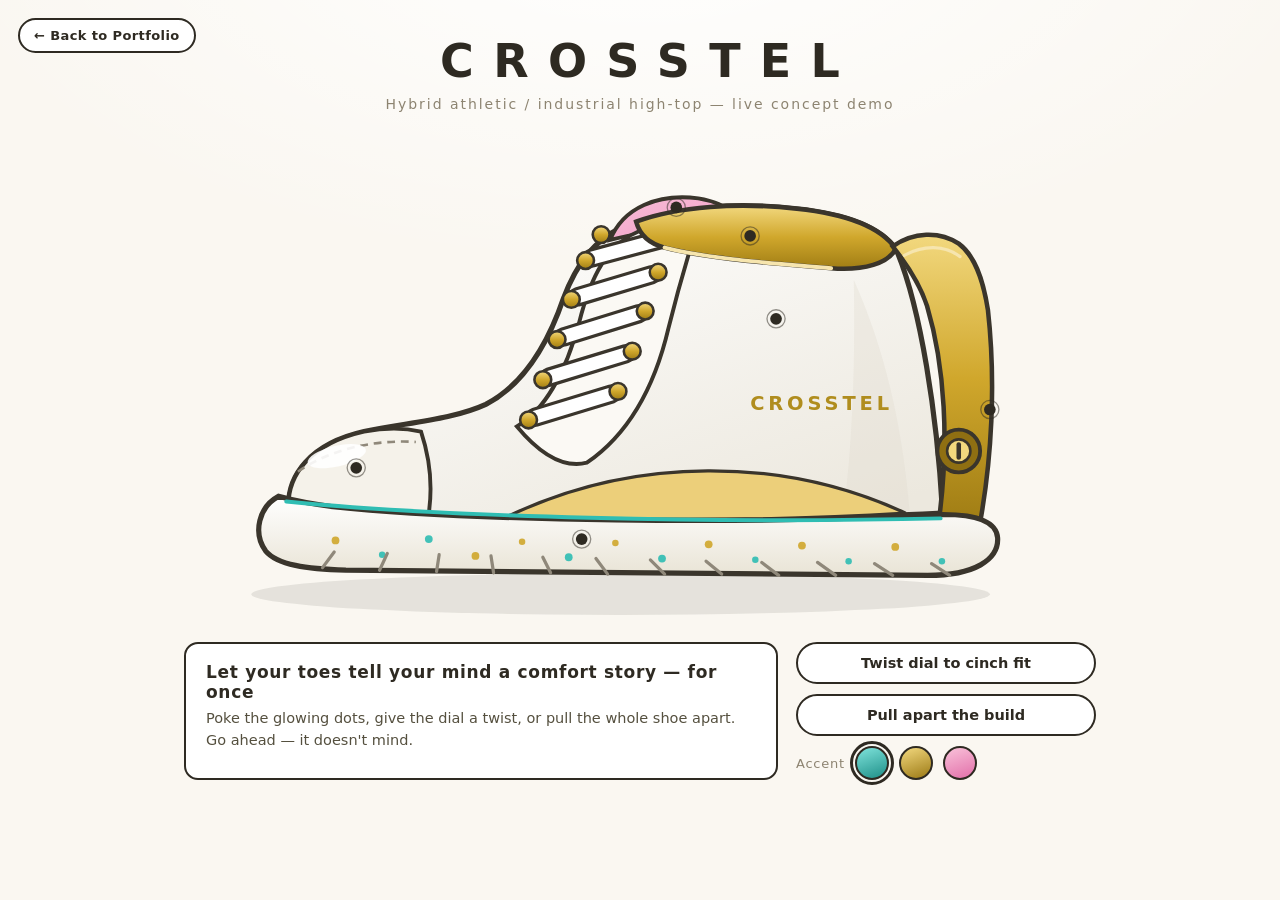
<file: crosstel-demo.html>
<!DOCTYPE html>
<html lang="en">
<head>
<meta charset="UTF-8">
<meta name="viewport" content="width=device-width, initial-scale=1.0">
<title>Crosstel — Live Demo</title>
<style>
  :root{
    --paper:#FAF7F1;
    --ink:#2E2A22;
    --muted:#8D8471;
    --gold:#C9A227;
    --gold-hi:#F2D87E;
    --gold-lo:#9C7A15;
    --teal:#2FBDB3;
    --pink:#F19EC7;
    --line:#3A352C;
  }
  *{margin:0;padding:0;box-sizing:border-box}
  html,body{height:100%}
  body{
    background:
      radial-gradient(1200px 600px at 50% -10%, #ffffff 0%, transparent 60%),
      var(--paper);
    color:var(--ink);
    font-family:"Avenir Next","Avenir","Segoe UI",system-ui,sans-serif;
    display:flex;flex-direction:column;align-items:center;
    min-height:100%;
    overflow-x:hidden;
  }
  header{
    text-align:center;
    padding:34px 20px 6px;
  }
  header h1{
    font-size:clamp(30px,6vw,46px);
    font-weight:700;
    letter-spacing:.42em;
    margin-right:-.42em; /* balance tracking */
  }
  header p{
    margin-top:8px;
    color:var(--muted);
    font-size:14px;
    letter-spacing:.14em;
  }
  .stage{
    width:min(920px,96vw);
    position:relative;
    user-select:none;
  }
  svg{width:100%;height:auto;display:block}

  /* floating idle motion */
  #shoe{
    animation:float 5.5s ease-in-out infinite;
    transform-origin:50% 60%;
  }
  @keyframes float{
    0%,100%{transform:translateY(0)}
    50%{transform:translateY(-10px)}
  }
  @media (prefers-reduced-motion: reduce){
    #shoe{animation:none}
    *{transition-duration:.01ms !important}
  }

  /* part groups: transitions for explode + cinch */
  #g-sole,#g-tongue,#g-collar,#g-fin,#g-throat,#g-toecap,#g-brandtxt{
    transition:transform .8s cubic-bezier(.34,1.3,.4,1);
  }
  .exploded #g-sole{transform:translate(0,95px)}
  .exploded #g-tongue{transform:translate(-14px,-84px)}
  .exploded #g-collar{transform:translate(10px,-52px)}
  .exploded #g-fin{transform:translate(66px,-8px)}
  .exploded #g-throat{transform:translate(-34px,-28px)}
  .exploded #g-toecap{transform:translate(-52px,6px)}
  .exploded #g-brandtxt{opacity:0}

  .lace-under,.lace-over{transition:stroke-width .6s ease}
  .cinched .lace-under{stroke-width:22}
  .cinched .lace-over{stroke-width:13}
  #dial-rotor{transition:transform .8s cubic-bezier(.4,0,.2,1);transform-origin:1282px 764px}
  .cinched #dial-rotor{transform:rotate(200deg)}
  #cinch-ring{opacity:0;transform-origin:1282px 764px}
  .cinched #cinch-ring{animation:ring .9s ease-out 1}
  @keyframes ring{
    0%{opacity:.9;transform:scale(.4)}
    100%{opacity:0;transform:scale(2.1)}
  }

  /* accent-recolorable pieces */
  .acc-stripe{transition:stroke .5s ease}
  .acc-wrap{transition:fill .5s ease}

  /* hotspots */
  .hotspot{cursor:pointer}
  .hotspot circle.core{fill:var(--ink)}
  .hotspot circle.halo{
    fill:none;stroke:var(--ink);stroke-width:2;opacity:.5;
    animation:halo 2.4s ease-out infinite;
    transform-box:fill-box;transform-origin:center;
  }
  @keyframes halo{
    0%{transform:scale(.6);opacity:.6}
    70%{transform:scale(1.8);opacity:0}
    100%{opacity:0}
  }
  .hotspot.active circle.core{fill:var(--gold-lo)}

  /* panel */
  .panel{
    width:min(920px,96vw);
    display:flex;
    gap:18px;
    padding:6px 4px 40px;
    flex-wrap:wrap;
    align-items:stretch;
  }
  .card{
    flex:1 1 300px;
    background:#fff;
    border:2px solid var(--ink);
    border-radius:14px;
    padding:18px 20px;
    min-height:118px;
  }
  .card h2{font-size:17px;letter-spacing:.04em;margin-bottom:6px}
  .card p{font-size:14.5px;line-height:1.5;color:#55503f}
  .controls{
    flex:0 1 300px;
    display:flex;flex-direction:column;gap:10px;justify-content:center;
  }
  button{
    font:inherit;font-size:14.5px;font-weight:600;
    padding:11px 16px;
    border-radius:999px;
    border:2px solid var(--ink);
    background:#fff;color:var(--ink);
    cursor:pointer;
    transition:background .2s ease,color .2s ease,transform .1s ease;
  }
  button:hover{background:var(--ink);color:#fff}
  button:active{transform:scale(.97)}
  button:focus-visible{outline:3px solid var(--teal);outline-offset:2px}
  button.on{background:var(--gold);border-color:var(--gold-lo);color:#fff}
  .swatches{display:flex;gap:10px;align-items:center}
  .swatches span{font-size:13px;color:var(--muted);letter-spacing:.06em}
  .sw{
    width:34px;height:34px;border-radius:50%;
    border:2px solid var(--ink);cursor:pointer;padding:0;
  }
  .sw:hover{transform:scale(1.1);background:inherit}
  .sw.gold{background:linear-gradient(160deg,var(--gold-hi),var(--gold-lo))}
  .sw.teal{background:linear-gradient(160deg,#7fe3db,#1e8f88)}
  .sw.pink{background:linear-gradient(160deg,#f9c2da,#e26fa9)}
  .sw.sel{outline:3px solid var(--ink);outline-offset:2px}
  .back-link{
    position:fixed;top:18px;left:18px;z-index:10;
    display:inline-flex;align-items:center;gap:6px;
    font-size:13px;font-weight:600;letter-spacing:.03em;
    color:var(--ink);text-decoration:none;
    padding:8px 14px;border-radius:999px;
    background:#fff;border:2px solid var(--ink);
    transition:background .2s ease,color .2s ease;
  }
  .back-link:hover{background:var(--ink);color:#fff}
</style>
</head>
<body>

<a href="/projects#projects" class="back-link">← Back to Portfolio</a>

<header>
  <h1>CROSSTEL</h1>
  <p>Hybrid athletic / industrial high-top — live concept demo</p>
</header>

<div class="stage">
<svg id="shoe-svg" viewBox="80 250 1420 800" xmlns="http://www.w3.org/2000/svg" role="img" aria-label="Interactive Crosstel shoe">
  <defs>
    <linearGradient id="upperG" x1="0.15" y1="0" x2="0.85" y2="1">
      <stop offset="0" stop-color="#ffffff"/><stop offset="1" stop-color="#ece8de"/>
    </linearGradient>
    <linearGradient id="goldG" x1="0" y1="0" x2="0" y2="1">
      <stop offset="0" stop-color="#f2d87e"/><stop offset="0.5" stop-color="#d0a72c"/><stop offset="1" stop-color="#a07d14"/>
    </linearGradient>
    <linearGradient id="pinkG" x1="0" y1="0" x2="1" y2="1">
      <stop offset="0" stop-color="#f8bcd6"/><stop offset="1" stop-color="#f19ec7"/>
    </linearGradient>
    <linearGradient id="soleG" x1="0" y1="0" x2="0" y2="1">
      <stop offset="0" stop-color="#ffffff"/><stop offset="1" stop-color="#e9e4d6"/>
    </linearGradient>
  </defs>

  <ellipse cx="760" cy="985" rx="570" ry="32" fill="#2b2823" opacity="0.10"/>

  <g id="shoe">

    <!-- ============ UPPER ============ -->
    <g id="g-upper">
      <path d="M 248 860
               C 242 800, 284 752, 364 734
               C 430 720, 500 716, 552 692
               C 606 664, 646 604, 672 528
               C 694 470, 726 428, 784 410
               C 848 386, 942 380, 1032 390
               C 1108 398, 1162 419, 1185 452
               C 1223 540, 1249 710, 1257 860
               C 980 874, 500 872, 248 860 Z"
            fill="url(#upperG)" stroke="#3a352c" stroke-width="8" stroke-linejoin="round"/>
      <path d="M 1120 500 C 1165 600, 1195 720, 1206 856 C 1170 860, 1136 862, 1104 862
               C 1120 736, 1122 610, 1120 500 Z" fill="#e0dbce" opacity="0.35"/>
      <path id="wrap" class="acc-wrap" d="M 588 864
               C 780 772, 1010 772, 1200 860
               C 1000 872, 790 872, 588 864 Z"
            fill="#eccf7a" stroke="#3a352c" stroke-width="5"/>
    </g>

    <g id="g-brandtxt">
      <text x="960" y="700" font-family="inherit" font-size="30" font-weight="bold"
            letter-spacing="6" fill="#b08d1e">CROSSTEL</text>
    </g>

    <!-- ============ TONGUE ============ -->
    <g id="g-tongue">
      <path d="M 744 438 C 764 388, 818 366, 880 374 C 928 382, 952 406, 943 436
               C 876 420, 806 422, 744 438 Z"
            fill="url(#pinkG)" stroke="#3a352c" stroke-width="6"/>
      <g fill="#ffffff" opacity="0.6">
        <circle cx="806" cy="406" r="5"/><circle cx="844" cy="398" r="5"/><circle cx="882" cy="402" r="5"/>
      </g>
    </g>

    <!-- ============ TOE CAP ============ -->
    <g id="g-toecap">
      <path d="M 248 860
               C 242 800, 284 752, 364 734
               C 396 728, 426 728, 452 734
               C 466 776, 470 818, 464 860
               C 392 862, 314 862, 248 860 Z"
            fill="#f5f2ea" stroke="#3a352c" stroke-width="6"/>
      <path d="M 262 796 C 310 762, 378 746, 444 750" fill="none"
            stroke="#8f887a" stroke-width="4" stroke-dasharray="12 9"/>
      <ellipse cx="322" cy="772" rx="46" ry="16" fill="#ffffff" opacity="0.9" transform="rotate(-13 322 772)"/>
    </g>

    <!-- ============ LACE THROAT ============ -->
    <g id="g-throat">
      <path d="M 600 726 C 644 700, 676 640, 696 566
               C 714 494, 740 444, 790 424
               C 818 414, 850 410, 880 412
               C 866 456, 850 510, 834 574
               C 812 668, 772 738, 708 782
               C 668 792, 630 762, 600 726 Z"
            fill="#fbf9f4" stroke="#3a352c" stroke-width="6"/>
      <g stroke-linecap="round" fill="none">
        <g>
          <line class="lace-under" stroke="#3a352c" stroke-width="30" x1="628" y1="712" x2="746" y2="676"/>
          <line class="lace-under" stroke="#3a352c" stroke-width="30" x1="650" y1="650" x2="768" y2="614"/>
          <line class="lace-under" stroke="#3a352c" stroke-width="30" x1="672" y1="588" x2="788" y2="552"/>
          <line class="lace-under" stroke="#3a352c" stroke-width="30" x1="694" y1="526" x2="808" y2="492"/>
          <line class="lace-under" stroke="#3a352c" stroke-width="30" x1="716" y1="466" x2="828" y2="436"/>
        </g>
        <g>
          <line class="lace-over" stroke="#ffffff" stroke-width="20" x1="628" y1="712" x2="746" y2="676"/>
          <line class="lace-over" stroke="#ffffff" stroke-width="20" x1="650" y1="650" x2="768" y2="614"/>
          <line class="lace-over" stroke="#ffffff" stroke-width="20" x1="672" y1="588" x2="788" y2="552"/>
          <line class="lace-over" stroke="#ffffff" stroke-width="20" x1="694" y1="526" x2="808" y2="492"/>
          <line class="lace-over" stroke="#ffffff" stroke-width="20" x1="716" y1="466" x2="828" y2="436"/>
        </g>
      </g>
      <g fill="url(#goldG)" stroke="#3a352c" stroke-width="4">
        <circle cx="618" cy="716" r="13"/><circle cx="640" cy="654" r="13"/>
        <circle cx="662" cy="592" r="13"/><circle cx="684" cy="530" r="13"/>
        <circle cx="706" cy="470" r="13"/><circle cx="730" cy="430" r="13"/>
        <circle cx="756" cy="672" r="13"/><circle cx="778" cy="610" r="13"/>
        <circle cx="798" cy="548" r="13"/><circle cx="818" cy="488" r="13"/>
        <circle cx="838" cy="432" r="13"/><circle cx="862" cy="414" r="13"/>
      </g>
    </g>

    <!-- ============ COLLAR ============ -->
    <g id="g-collar">
      <path d="M 784 410
               C 848 386, 942 380, 1032 390
               C 1108 398, 1162 419, 1185 452
               C 1173 474, 1137 486, 1085 482
               C 995 474, 899 468, 828 450
               C 804 444, 790 432, 784 410 Z"
            fill="url(#goldG)" stroke="#3a352c" stroke-width="7"/>
      <path d="M 828 450 C 899 468, 995 474, 1085 482"
            fill="none" stroke="#f6e5ae" stroke-width="6" stroke-linecap="round"/>
    </g>

    <!-- ============ HEEL FIN + DIAL ============ -->
    <g id="g-fin">
      <path d="M 1180 448
               C 1212 426, 1252 424, 1282 444
               C 1306 462, 1319 496, 1327 546
               C 1340 662, 1332 780, 1315 874
               L 1252 866
               C 1267 752, 1261 634, 1233 540
               C 1222 506, 1202 476, 1180 448 Z"
            fill="url(#goldG)" stroke="#3a352c" stroke-width="7"/>
      <path d="M 1198 462 C 1228 446, 1260 446, 1284 464" fill="none"
            stroke="#f6e5ae" stroke-width="5" stroke-linecap="round"/>
      <circle id="cinch-ring" cx="1282" cy="764" r="40" fill="none" stroke="#2fbdb3" stroke-width="5"/>
      <circle cx="1282" cy="764" r="33" fill="#8f6f12" stroke="#3a352c" stroke-width="6"/>
      <g id="dial-rotor">
        <circle cx="1282" cy="764" r="18" fill="#f2d87e" stroke="#3a352c" stroke-width="4"/>
        <line x1="1282" y1="754" x2="1282" y2="774" stroke="#3a352c" stroke-width="7" stroke-linecap="round"/>
      </g>
    </g>

    <!-- ============ SOLE ============ -->
    <g id="g-sole">
      <path d="M 232 834
               C 202 850, 192 890, 212 918
               C 230 940, 276 946, 336 948
               L 1234 956
               C 1306 956, 1344 932, 1342 898
               C 1340 872, 1306 862, 1258 862
               C 960 878, 520 872, 316 850
               C 284 846, 254 840, 232 834 Z"
            fill="url(#soleG)" stroke="#3a352c" stroke-width="8"/>
      <path id="stripe" class="acc-stripe" d="M 244 842 C 480 866, 920 876, 1254 868" fill="none"
            stroke="#2fbdb3" stroke-width="6" stroke-linecap="round"/>
      <g opacity="0.9" id="flecks">
        <circle cx="320" cy="902" r="6" fill="#d0a72c"/><circle cx="392" cy="924" r="5" fill="#2fbdb3"/>
        <circle cx="464" cy="900" r="6" fill="#2fbdb3"/><circle cx="536" cy="926" r="6" fill="#d0a72c"/>
        <circle cx="608" cy="904" r="5" fill="#d0a72c"/><circle cx="680" cy="928" r="6" fill="#2fbdb3"/>
        <circle cx="752" cy="906" r="5" fill="#d0a72c"/><circle cx="824" cy="930" r="6" fill="#2fbdb3"/>
        <circle cx="896" cy="908" r="6" fill="#d0a72c"/><circle cx="968" cy="932" r="5" fill="#2fbdb3"/>
        <circle cx="1040" cy="910" r="6" fill="#d0a72c"/><circle cx="1112" cy="934" r="5" fill="#2fbdb3"/>
        <circle cx="1184" cy="912" r="6" fill="#d0a72c"/><circle cx="1256" cy="934" r="5" fill="#2fbdb3"/>
      </g>
      <g stroke="#8f887a" stroke-width="5" stroke-linecap="round">
        <line x1="300" y1="944" x2="318" y2="920"/><line x1="388" y1="948" x2="400" y2="922"/>
        <line x1="476" y1="950" x2="480" y2="924"/><line x1="564" y1="952" x2="560" y2="926"/>
        <line x1="652" y1="952" x2="640" y2="928"/><line x1="740" y1="954" x2="722" y2="930"/>
        <line x1="828" y1="954" x2="806" y2="932"/><line x1="916" y1="954" x2="892" y2="934"/>
        <line x1="1004" y1="956" x2="978" y2="936"/><line x1="1092" y1="956" x2="1064" y2="936"/>
        <line x1="1180" y1="956" x2="1152" y2="938"/><line x1="1268" y1="956" x2="1240" y2="938"/>
      </g>
    </g>

    <!-- ============ HOTSPOTS ============ -->
    <g class="hotspot" data-f="toe" transform="translate(352,790)" tabindex="0" role="button" aria-label="Composite toe cap">
      <circle class="halo" r="14"/><circle class="core" r="9"/>
    </g>
    <g class="hotspot" data-f="knit" transform="translate(1000,560)" tabindex="0" role="button" aria-label="Water-shedding knit">
      <circle class="halo" r="14"/><circle class="core" r="9"/>
    </g>
    <g class="hotspot" data-f="tongue" transform="translate(846,388)" tabindex="0" role="button" aria-label="Hidden tongue print">
      <circle class="halo" r="14"/><circle class="core" r="9"/>
    </g>
    <g class="hotspot" data-f="collar" transform="translate(960,432)" tabindex="0" role="button" aria-label="Asymmetric collar">
      <circle class="halo" r="14"/><circle class="core" r="9"/>
    </g>
    <g class="hotspot" data-f="dial" transform="translate(1330,700)" tabindex="0" role="button" aria-label="Heel fin and dial">
      <circle class="halo" r="14"/><circle class="core" r="9"/>
    </g>
    <g class="hotspot" data-f="sole" transform="translate(700,900)" tabindex="0" role="button" aria-label="Translucent fan-tread sole">
      <circle class="halo" r="14"/><circle class="core" r="9"/>
    </g>
  </g>
</svg>
</div>

<div class="panel">
  <div class="card" id="feature-card" aria-live="polite">
    <h2 id="fc-title">Let your toes tell your mind a comfort story — for once</h2>
    <p id="fc-body">Poke the glowing dots, give the dial a twist, or pull the whole shoe apart. Go ahead — it doesn't mind.</p>
  </div>
  <div class="controls">
    <button id="btn-cinch">Twist dial to cinch fit</button>
    <button id="btn-explode">Pull apart the build</button>
    <div class="swatches">
      <span>Accent</span>
      <button class="sw teal sel" data-acc="teal" aria-label="Teal accent"></button>
      <button class="sw gold" data-acc="gold" aria-label="Gold accent"></button>
      <button class="sw pink" data-acc="pink" aria-label="Pink accent"></button>
    </div>
  </div>
</div>

<script>
  const svg = document.getElementById('shoe-svg');
  const fcT = document.getElementById('fc-title');
  const fcB = document.getElementById('fc-body');

  const FEATURES = {
    toe:    ["Composite toe cap", "A carbon-blend cap moulded thin to the foot's shape. Steel-grade impact protection at roughly half the weight, with no cold transfer in winter."],
    knit:   ["Water-shedding knit", "Engineered mesh with a water-repellent coating and a bonded membrane behind it. Breathable across the wide forefoot, dry in a wet loading bay."],
    tongue: ["Hidden tongue print", "A pink iridescent print on the inner face of the tongue — visible only when the laces are loosened. Yours to personalise."],
    collar: ["Asymmetric collar", "Padded gold collar cut higher on the outside for ankle support, scooped lower on the inside so your ankles never rub."],
    dial:   ["Heel fin + dial", "The sculpted gold fin doubles as a pull tab and houses the micro-adjust dial. One twist cinches the whole shoe — glove-friendly, nothing to re-tie."],
    sole:   ["Translucent fan-tread sole", "Milky vulcanised rubber with suspended gold and teal flecks. The fan tread radiates from the ball of the foot for grip on gym floors and wet concrete."]
  };

  // hotspots
  let activeSpot = null;
  document.querySelectorAll('.hotspot').forEach(h => {
    const show = () => {
      const [t, b] = FEATURES[h.dataset.f];
      fcT.textContent = t;
      fcB.textContent = b;
      if (activeSpot) activeSpot.classList.remove('active');
      h.classList.add('active');
      activeSpot = h;
    };
    h.addEventListener('click', show);
    h.addEventListener('keydown', e => { if (e.key === 'Enter' || e.key === ' ') { e.preventDefault(); show(); } });
  });

  // cinch
  const btnCinch = document.getElementById('btn-cinch');
  btnCinch.addEventListener('click', () => {
    const on = svg.classList.toggle('cinched');
    btnCinch.classList.toggle('on', on);
    btnCinch.textContent = on ? 'Fit locked — twist to release' : 'Twist dial to cinch fit';
    fcT.textContent = on ? 'Fit locked' : 'Fit released';
    fcB.textContent = on
      ? 'The wire pulls the collar and midfoot snug in one even motion. The front laces are purely decorative.'
      : 'One twist backwards and the tension releases. Adjust mid-lift or mid-shift with one gloved hand.';
  });

  // explode
  const btnExp = document.getElementById('btn-explode');
  btnExp.addEventListener('click', () => {
    const on = svg.classList.toggle('exploded');
    btnExp.classList.toggle('on', on);
    btnExp.textContent = on ? 'Put it back together' : 'Pull apart the build';
    fcT.textContent = on ? 'The build, layer by layer' : 'Back in one piece';
    fcB.textContent = on
      ? 'Composite cap, laced throat, pink-printed tongue, asymmetric collar, dial-bearing heel fin — all seated on the translucent fan-tread sole.'
      : 'Every layer seats back onto the sole unit. Tap the dots to keep exploring.';
  });

  // accent swap
  const ACC = {
    teal: { stripe:'#2fbdb3', wrap:'#eccf7a' },
    gold: { stripe:'#c9a227', wrap:'#f2d87e' },
    pink: { stripe:'#f19ec7', wrap:'#f6d9e8' }
  };
  const stripe = document.getElementById('stripe');
  const wrap = document.getElementById('wrap');
  const flecks = document.getElementById('flecks').querySelectorAll('circle');
  document.querySelectorAll('.sw').forEach(b => {
    b.addEventListener('click', () => {
      document.querySelectorAll('.sw').forEach(x => x.classList.remove('sel'));
      b.classList.add('sel');
      const a = ACC[b.dataset.acc];
      stripe.setAttribute('stroke', a.stripe);
      wrap.setAttribute('fill', a.wrap);
      flecks.forEach((c, i) => {
        if (i % 2 === 1) c.setAttribute('fill', a.stripe);
      });
      fcT.textContent = 'Accent: ' + b.dataset.acc;
      fcB.textContent = 'The pinstripe, sole flecks and midfoot wrap take the new accent. White and gold stay the backbone of the colourway.';
    });
  });
</script>
</body>
</html>
</file>
